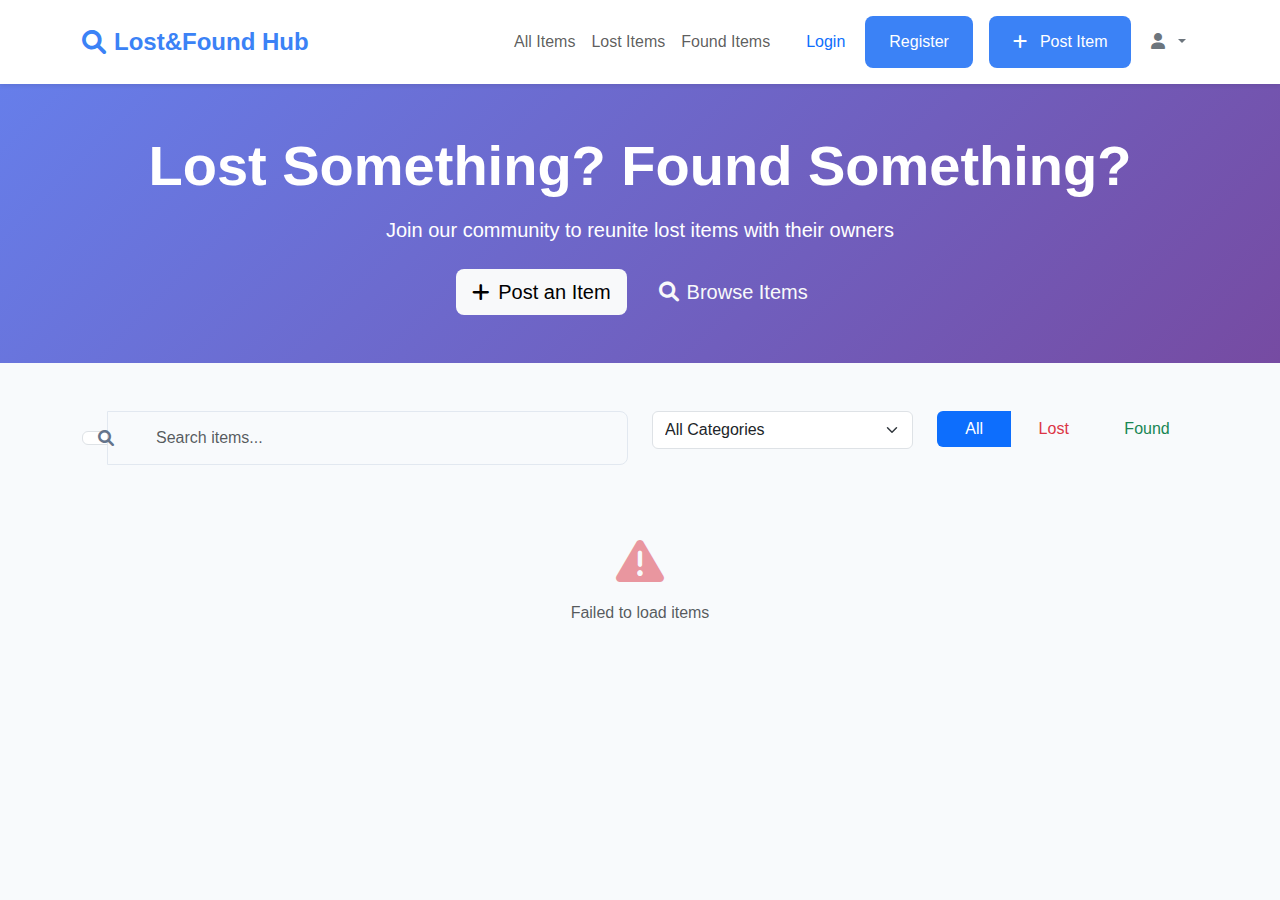
<file: index.html>
<!DOCTYPE html>
<html lang="en">
<head>
    <meta charset="UTF-8">
    <meta name="viewport" content="width=device-width, initial-scale=1.0">
    <link rel="icon" href="https://public-frontend-cos.metadl.com/mgx/img/favicon.png" type="image/png">
    <title>Lost&Found Hub</title>
    <link href="https://cdn.jsdelivr.net/npm/bootstrap@5.3.0/dist/css/bootstrap.min.css" rel="stylesheet">
    <link rel="stylesheet" href="https://cdnjs.cloudflare.com/ajax/libs/font-awesome/6.0.0/css/all.min.css">
    <link rel="stylesheet" href="./style.css">
    <style>
        /* Ensure consistent card heights */
        .item-card {
            height: 100%;
            display: flex;
            flex-direction: column;
        }
        
        .item-card .card-img-top {
            height: 200px;
            object-fit: cover;
            background-color: #f8f9fa;
        }
        
        /* Placeholder for items without images */
        .item-card .placeholder-img {
            height: 200px;
            display: flex;
            align-items: center;
            justify-content: center;
            background: linear-gradient(135deg, #667eea 0%, #764ba2 100%);
            color: white;
            font-size: 4rem;
        }
        
        .item-card .card-body {
            flex: 1;
            display: flex;
            flex-direction: column;
        }
        
        .item-card .card-text {
            flex: 1;
        }
        
        /* Align navigation buttons */
        .navbar .btn-group {
            display: flex;
            align-items: center;
            gap: 0.5rem;
        }
    </style>
</head>
<body>
    <!-- Navigation -->
    <nav class="navbar navbar-expand-lg navbar-light bg-white shadow-sm sticky-top">
        <div class="container">
            <a class="navbar-brand d-flex align-items-center" href="index.html">
                <i class="fas fa-search text-primary me-2 fs-4"></i>
                <span class="fw-bold text-primary">Lost&Found Hub</span>
            </a>
            
            <button class="navbar-toggler" type="button" data-bs-toggle="collapse" data-bs-target="#navbarNav">
                <span class="navbar-toggler-icon"></span>
            </button>
            
            <div class="collapse navbar-collapse" id="navbarNav">
                <ul class="navbar-nav ms-auto align-items-center">
                    <li class="nav-item">
                        <a class="nav-link" href="#" onclick="showAllItems()">All Items</a>
                    </li>
                    <li class="nav-item">
                        <a class="nav-link" href="#" onclick="filterItems('lost')">Lost Items</a>
                    </li>
                    <li class="nav-item">
                        <a class="nav-link" href="#" onclick="filterItems('found')">Found Items</a>
                    </li>
                </ul>
                
                <!-- Auth buttons (shown when not logged in) -->
                <!-- <div id="nav-auth" class="d-flex gap-2 ms-3 align-items-center"> -->
                <div id="nav-auth" class="gap-2 ms-3 align-items-center" style="display:flex;">
                    <a href="login.html" class="btn btn-outline-primary">Login</a>
                    <a href="register.html" class="btn btn-primary">Register</a>
                </div>
                
                <!-- User menu (shown when logged in) -->
                <div id="nav-user" class="d-flex gap-2 ms-3 align-items-center" style="display: none;">
                    <a href="post-item.html" class="btn btn-primary">
                        <i class="fas fa-plus me-1"></i>Post Item
                    </a>
                    <div class="dropdown">
                        <button class="btn btn-outline-secondary dropdown-toggle" type="button" data-bs-toggle="dropdown">
                            <i class="fas fa-user me-1"></i><span id="username-display"></span>
                        </button>
                        <ul class="dropdown-menu dropdown-menu-end">
                            <li><a class="dropdown-item" href="#" onclick="showMyItems()">My Items</a></li>
                            <li><hr class="dropdown-divider"></li>
                            <li><a class="dropdown-item" href="auth/logout.php">Logout</a></li>
                        </ul>
                    </div>
                </div>
            </div>
        </div>
    </nav>

    <!-- Hero Section -->
    <section class="hero-section text-white text-center py-5" style="background: linear-gradient(135deg, #667eea 0%, #764ba2 100%);">
        <div class="container">
            <h1 class="display-4 fw-bold mb-3">Lost Something? Found Something?</h1>
            <p class="lead mb-4">Join our community to reunite lost items with their owners</p>
            <div class="d-flex justify-content-center gap-3 flex-wrap">
                <a href="post-item.html" class="btn btn-light btn-lg">
                    <i class="fas fa-plus me-2"></i>Post an Item
                </a>
                <a href="#items-section" class="btn btn-outline-light btn-lg">
                    <i class="fas fa-search me-2"></i>Browse Items
                </a>
            </div>
        </div>
    </section>

    <!-- Search and Filter Section -->
    <section id="items-section" class="py-5">
        <div class="container">
            <div class="row mb-4">
                <div class="col-md-6 mb-3 mb-md-0">
                    <div class="input-group">
                        <span class="input-group-text bg-white">
                            <i class="fas fa-search"></i>
                        </span>
                        <input type="text" class="form-control" id="search-input" placeholder="Search items...">
                    </div>
                </div>
                <div class="col-md-3 mb-3 mb-md-0">
                    <select class="form-select" id="category-filter" onchange="filterByCategory()">
                        <option value="">All Categories</option>
                        <option value="Electronics">Electronics</option>
                        <option value="Bags">Bags & Backpacks</option>
                        <option value="Jewelry">Jewelry & Accessories</option>
                        <option value="Clothing">Clothing</option>
                        <option value="Books">Books & Documents</option>
                        <option value="Personal Items">Personal Items</option>
                        <option value="Other">Other</option>
                    </select>
                </div>
                <div class="col-md-3">
                    <div class="btn-group w-100" role="group">
                        <button type="button" class="btn btn-outline-primary active" onclick="showAllItems()">All</button>
                        <button type="button" class="btn btn-outline-danger" onclick="filterItems('lost')">Lost</button>
                        <button type="button" class="btn btn-outline-success" onclick="filterItems('found')">Found</button>
                    </div>
                </div>
            </div>

            <!-- Loading Indicator -->
            <div id="loading" class="text-center py-5" style="display: none;">
                <div class="spinner-border text-primary" role="status">
                    <span class="visually-hidden">Loading...</span>
                </div>
            </div>

            <!-- Items Grid -->
            <div id="items-grid" class="row g-4">
                <!-- Items will be loaded here dynamically -->
            </div>
        </div>
    </section>

    <!-- Item Details Modal -->
    <div class="modal fade" id="item-modal" tabindex="-1">
        <div class="modal-dialog modal-lg">
            <div class="modal-content">
                <div class="modal-header">
                    <h5 class="modal-title" id="modal-title"></h5>
                    <button type="button" class="btn-close" data-bs-dismiss="modal"></button>
                </div>
                <div class="modal-body" id="modal-body">
                    <!-- Item details will be loaded here -->
                </div>
            </div>
        </div>
    </div>

    <!-- Contact Modal -->
    <div class="modal fade" id="contact-modal" tabindex="-1">
        <div class="modal-dialog">
            <div class="modal-content">
                <div class="modal-header">
                    <h5 class="modal-title">Contact Poster</h5>
                    <button type="button" class="btn-close" data-bs-dismiss="modal"></button>
                </div>
                <div class="modal-body">
                    <form id="contact-form">
                        <input type="hidden" id="contact-item-id">
                        <div class="mb-3">
                            <label for="contact-message" class="form-label">Message</label>
                            <textarea class="form-control" id="contact-message" rows="4" required 
                                placeholder="Describe why you're contacting about this item..."></textarea>
                        </div>
                        <div class="mb-3">
                            <label for="contact-info" class="form-label">Your Contact Information</label>
                            <input type="text" class="form-control" id="contact-info" required 
                                placeholder="Email or phone number">
                        </div>
                        <button type="submit" class="btn btn-primary w-100">Send Message</button>
                    </form>
                </div>
            </div>
        </div>
    </div>

    <script src="https://cdn.jsdelivr.net/npm/bootstrap@5.3.0/dist/js/bootstrap.bundle.min.js"></script>
    <script src="./script.js"></script>
    
</body>
</html>
</file>
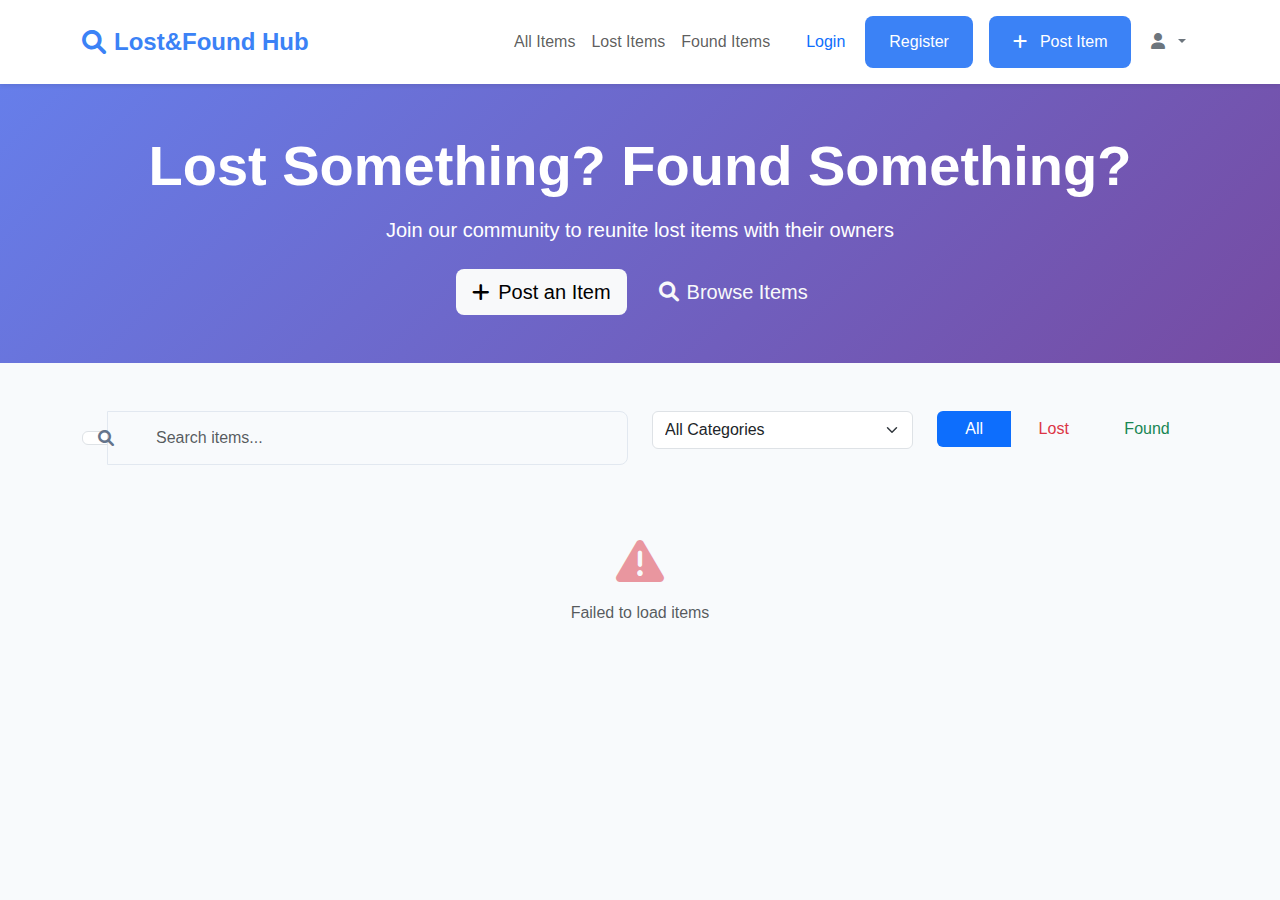
<file: edit-item.html>
<!DOCTYPE html>
<html lang="en">
<head>
    <meta charset="UTF-8">
    <meta name="viewport" content="width=device-width, initial-scale=1.0">
    <link rel="icon" href="https://public-frontend-cos.metadl.com/mgx/img/favicon.png" type="image/png">
    <title>Edit Item - Lost&Found Hub</title>
    <link href="https://cdn.jsdelivr.net/npm/bootstrap@5.3.0/dist/css/bootstrap.min.css" rel="stylesheet">
    <link rel="stylesheet" href="https://cdnjs.cloudflare.com/ajax/libs/font-awesome/6.0.0/css/all.min.css">
    <link rel="stylesheet" href="./style.css">
</head>
<body>
    <!-- Navigation -->
    <nav class="navbar navbar-expand-lg navbar-light bg-white shadow-sm sticky-top">
        <div class="container">
            <a class="navbar-brand d-flex align-items-center" href="index.html">
                <i class="fas fa-search text-primary me-2 fs-4"></i>
                <span class="fw-bold text-primary">Lost&Found Hub</span>
            </a>
            <a href="index.html" class="btn btn-outline-primary">
                <i class="fas fa-arrow-left me-2"></i>Back to Home
            </a>
        </div>
    </nav>

    <div class="container my-5">
        <div class="row justify-content-center">
            <div class="col-lg-8">
                <div class="card shadow-sm">
                    <div class="card-body p-4">
                        <div class="text-center mb-4">
                            <h2 class="fw-bold">Edit Item</h2>
                            <p class="text-muted">Update your item information</p>
                        </div>

                        <form id="edit-form" enctype="multipart/form-data">
                            <input type="hidden" id="item-id" name="id">
                            <input type="hidden" id="item-type" name="type">

                            <div class="mb-4">
                                <h5 class="mb-3">Item Details</h5>
                                
                                <div class="row g-3">
                                    <div class="col-md-6">
                                        <label for="title" class="form-label">Item Title *</label>
                                        <input type="text" class="form-control" id="title" name="title" required>
                                    </div>
                                    <div class="col-md-6">
                                        <label for="category" class="form-label">Category *</label>
                                        <select class="form-select" id="category" name="category" required>
                                            <option value="">Select a category</option>
                                            <option value="Electronics">Electronics</option>
                                            <option value="Bags">Bags & Backpacks</option>
                                            <option value="Jewelry">Jewelry & Accessories</option>
                                            <option value="Clothing">Clothing</option>
                                            <option value="Books">Books & Documents</option>
                                            <option value="Personal Items">Personal Items</option>
                                            <option value="Other">Other</option>
                                        </select>
                                    </div>
                                </div>

                                <div class="mt-3">
                                    <label for="description" class="form-label">Description *</label>
                                    <textarea class="form-control" id="description" name="description" rows="4" required></textarea>
                                </div>
                            </div>

                            <div class="mb-4">
                                <h5 class="mb-3">Location & Date</h5>
                                
                                <div class="row g-3">
                                    <div class="col-md-6">
                                        <label for="location" class="form-label">Location</label>
                                        <input type="text" class="form-control" id="location" name="location">
                                    </div>
                                    <div class="col-md-6">
                                        <label for="date_occurred" class="form-label">Date</label>
                                        <input type="date" class="form-control" id="date_occurred" name="date_occurred">
                                    </div>
                                </div>
                            </div>

                            <div class="mb-4">
                                <h5 class="mb-3">Item Image</h5>
                                <div id="current-image-container" class="mb-3" style="display: none;">
                                    <label class="form-label">Current Image:</label>
                                    <div>
                                        <img id="current-image" src="" alt="Current item image" class="img-thumbnail" style="max-width: 300px;">
                                    </div>
                                </div>
                                <label for="image" class="form-label">Upload New Image (optional)</label>
                                <input type="file" class="form-control" id="image" name="image" accept="image/*">
                                <small class="text-muted">JPG, PNG, GIF, or WebP. Max 5MB. Image will be resized to 800x800px.</small>
                                <div id="image-preview" class="mt-3" style="display: none;">
                                    <img id="preview-img" src="" alt="Preview" class="img-thumbnail" style="max-width: 300px;">
                                </div>
                            </div>

                            <div class="d-flex gap-2 justify-content-end">
                                <button type="button" class="btn btn-secondary" onclick="window.location.href='index.html'">Cancel</button>
                                <button type="submit" class="btn btn-primary">
                                    <i class="fas fa-save me-2"></i>Update Item
                                </button>
                            </div>

                            <div id="form-message" class="mt-3"></div>
                        </form>
                    </div>
                </div>
            </div>
        </div>
    </div>

    <script src="https://cdn.jsdelivr.net/npm/bootstrap@5.3.0/dist/js/bootstrap.bundle.min.js"></script>
    <script>
        // Get item ID from URL
        const urlParams = new URLSearchParams(window.location.search);
        const itemId = urlParams.get('id');

        if (!itemId) {
            alert('No item ID provided');
            window.location.href = 'index.html';
        }

        // Load item data
        window.addEventListener('load', async function() {
            try {
                const response = await fetch(`api/items.php?action=get&id=${itemId}`);
                const result = await response.json();

                if (result.success && result.item) {
                    const item = result.item;
                    document.getElementById('item-id').value = item.id;
                    document.getElementById('item-type').value = item.type;
                    document.getElementById('title').value = item.title;
                    document.getElementById('category').value = item.category;
                    document.getElementById('description').value = item.description;
                    document.getElementById('location').value = item.location || '';
                    document.getElementById('date_occurred').value = item.date_occurred || '';

                    // Show current image if exists
                    if (item.image_path) {
                        document.getElementById('current-image-container').style.display = 'block';
                        document.getElementById('current-image').src = item.image_path;
                    }
                } else {
                    alert('Failed to load item data');
                    window.location.href = 'index.html';
                }
            } catch (error) {
                console.error('Error loading item:', error);
                alert('Failed to load item data');
                window.location.href = 'index.html';
            }
        });

        // Image preview
        document.getElementById('image').addEventListener('change', function(e) {
            const file = e.target.files[0];
            if (file) {
                const reader = new FileReader();
                reader.onload = function(e) {
                    document.getElementById('preview-img').src = e.target.result;
                    document.getElementById('image-preview').style.display = 'block';
                };
                reader.readAsDataURL(file);
            } else {
                document.getElementById('image-preview').style.display = 'none';
            }
        });

        // Form submission
        document.getElementById('edit-form').addEventListener('submit', async function(e) {
            e.preventDefault();

            const submitBtn = this.querySelector('button[type="submit"]');
            const messageDiv = document.getElementById('form-message');
            const originalBtnText = submitBtn.innerHTML;

            submitBtn.disabled = true;
            submitBtn.innerHTML = '<i class="fas fa-spinner fa-spin me-2"></i>Updating...';
            messageDiv.innerHTML = '';

            try {
                const formData = new FormData(this);
                // const response = await fetch('api/items.php?action=update', {
                const response = await fetch('api/items-debug.php?action=update', {
                    method: 'POST',
                    body: formData
                });

                const result = await response.json();

                if (result.success) {
                    messageDiv.innerHTML = `<div class="alert alert-success">${result.message}</div>`;
                    setTimeout(() => {
                        window.location.href = 'index.html';
                    }, 1500);
                } else {
                    messageDiv.innerHTML = `<div class="alert alert-danger">${result.message}</div>`;
                }
            } catch (error) {
                console.error('Error:', error);
                messageDiv.innerHTML = '<div class="alert alert-danger">An error occurred. Please try again.</div>';
            } finally {
                submitBtn.disabled = false;
                submitBtn.innerHTML = originalBtnText;
            }
        });

        // Set max date to today
        document.getElementById('date_occurred').max = new Date().toISOString().split('T')[0];
    </script>
</body>
</html>
</file>
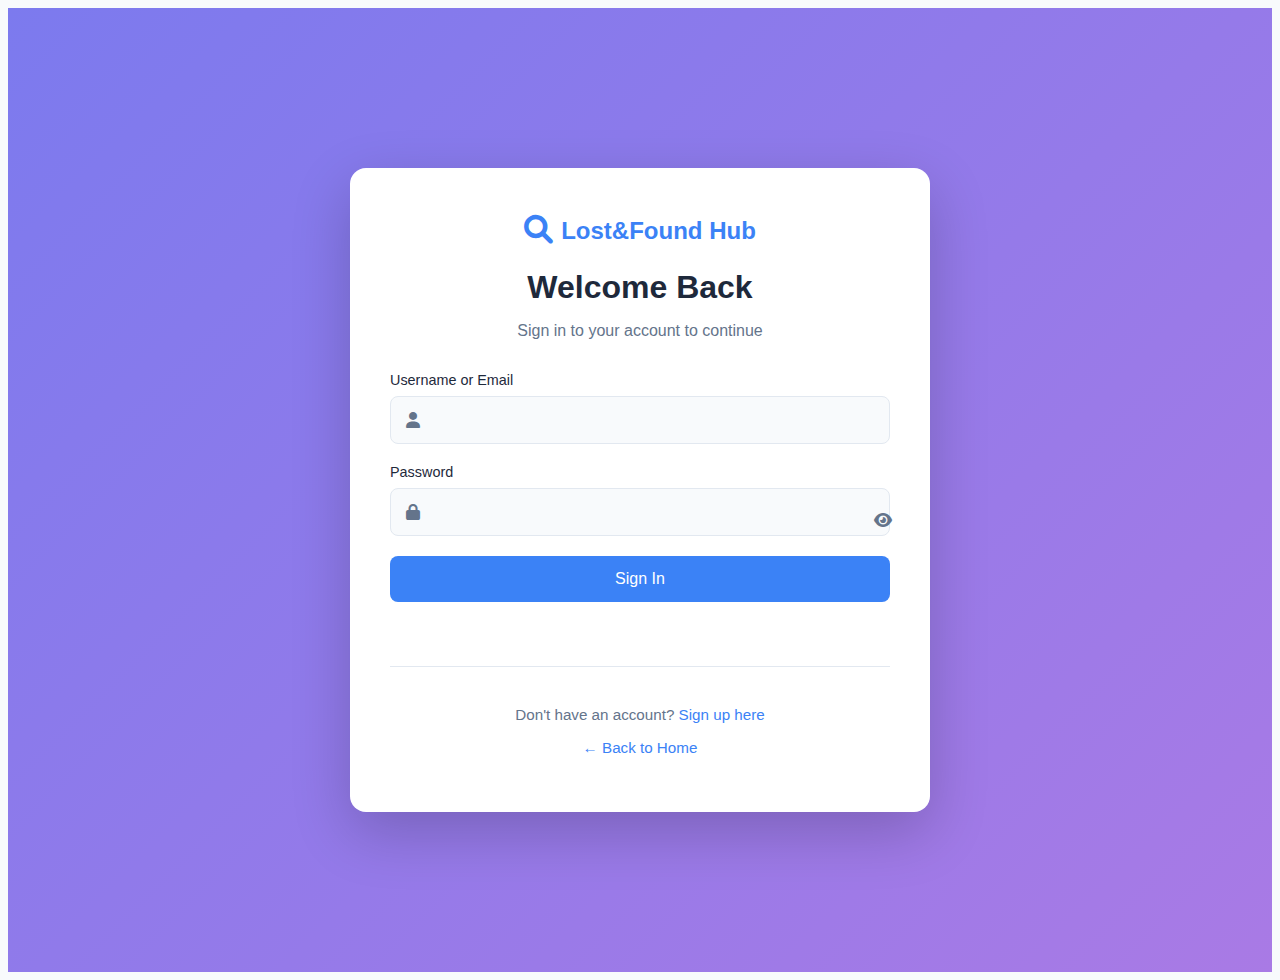
<file: login.html>
<!DOCTYPE html>
<html lang="en">
<head>
    <meta charset="UTF-8">
    <meta name="viewport" content="width=device-width, initial-scale=1.0">
    <link rel="icon" href="https://public-frontend-cos.metadl.com/mgx/img/favicon.png" type="image/png">
    <title>Login - Lost&Found Hub</title>
    <link rel="stylesheet" href="./style.css">
    <link rel="stylesheet" href="https://cdnjs.cloudflare.com/ajax/libs/font-awesome/6.0.0/css/all.min.css">
</head>
<body>
    <div class="auth-container">
        <div class="auth-card">
            <div class="auth-header">
                <div class="logo">
                    <i class="fas fa-search"></i>
                    <span>Lost&Found Hub</span>
                </div>
                <h1>Welcome Back</h1>
                <p>Sign in to your account to continue</p>
            </div>

            <form id="login-form" class="auth-form">
                <div class="form-group">
                    <label for="username">Username or Email</label>
                    <div class="input-group">
                        <i class="fas fa-user"></i>
                        <input type="text" id="username" name="username" required>
                    </div>
                </div>

                <div class="form-group">
                    <label for="password">Password</label>
                    <div class="input-group">
                        <i class="fas fa-lock"></i>
                        <input type="password" id="password" name="password" required>
                        <button type="button" class="password-toggle" onclick="togglePassword('password')">
                            <i class="fas fa-eye"></i>
                        </button>
                    </div>
                </div>

                <button type="submit" class="btn btn-primary btn-full">
                    <span class="btn-text">Sign In</span>
                    <i class="fas fa-spinner fa-spin btn-loading" style="display: none;"></i>
                </button>

                <div class="form-message" id="form-message"></div>
            </form>

            <div class="auth-footer">
                <p>Don't have an account? <a href="register.html">Sign up here</a></p>
                <p><a href="index.html">← Back to Home</a></p>
            </div>
        </div>
    </div>

    <script>
        // Login form handling
        document.getElementById('login-form').addEventListener('submit', async function(e) {
            e.preventDefault();
            
            const submitBtn = this.querySelector('button[type="submit"]');
            const btnText = submitBtn.querySelector('.btn-text');
            const btnLoading = submitBtn.querySelector('.btn-loading');
            const messageDiv = document.getElementById('form-message');
            
            // Show loading state
            submitBtn.disabled = true;
            btnText.style.display = 'none';
            btnLoading.style.display = 'inline-block';
            messageDiv.textContent = '';
            messageDiv.className = 'form-message';
            
            try {
                const formData = new FormData(this);
                const response = await fetch('auth/login.php', {
                    method: 'POST',
                    body: formData
                });
                
                const result = await response.json();
                
                if (result.success) {
                    messageDiv.textContent = result.message;
                    messageDiv.classList.add('success');
                    
                    // Redirect after short delay
                    setTimeout(() => {
                        window.location.href = result.redirect || 'index.html';
                    }, 1000);
                } else {
                    messageDiv.textContent = result.message;
                    messageDiv.classList.add('error');
                }
            } catch (error) {
                messageDiv.textContent = 'An error occurred. Please try again.';
                messageDiv.classList.add('error');
            } finally {
                // Reset button state
                submitBtn.disabled = false;
                btnText.style.display = 'inline-block';
                btnLoading.style.display = 'none';
            }
        });

        // Password toggle function
        function togglePassword(inputId) {
            const input = document.getElementById(inputId);
            const icon = input.parentElement.querySelector('.password-toggle i');
            
            if (input.type === 'password') {
                input.type = 'text';
                icon.classList.remove('fa-eye');
                icon.classList.add('fa-eye-slash');
            } else {
                input.type = 'password';
                icon.classList.remove('fa-eye-slash');
                icon.classList.add('fa-eye');
            }
        }
    </script>
</body>
</html>
</file>
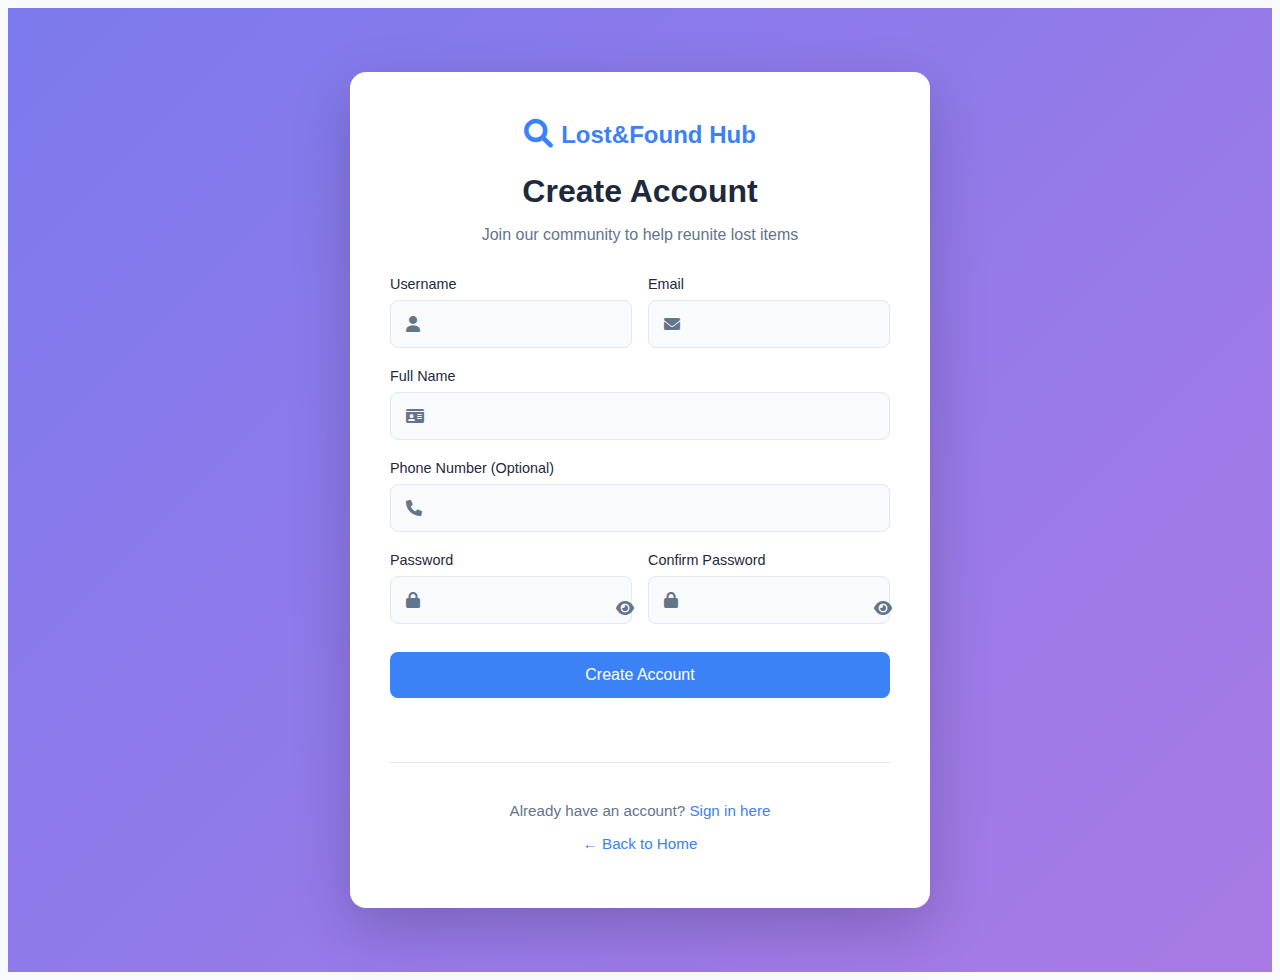
<file: register.html>
<!DOCTYPE html>
<html lang="en">
<head>
    <meta charset="UTF-8">
    <meta name="viewport" content="width=device-width, initial-scale=1.0">
    <link rel="icon" href="https://public-frontend-cos.metadl.com/mgx/img/favicon.png" type="image/png">
    <title>Register - Lost&Found Hub</title>
    <link rel="stylesheet" href="./style.css">
    <link rel="stylesheet" href="https://cdnjs.cloudflare.com/ajax/libs/font-awesome/6.0.0/css/all.min.css">
</head>
<body>
    <div class="auth-container">
        <div class="auth-card">
            <div class="auth-header">
                <div class="logo">
                    <i class="fas fa-search"></i>
                    <span>Lost&Found Hub</span>
                </div>
                <h1>Create Account</h1>
                <p>Join our community to help reunite lost items</p>
            </div>

            <form id="register-form" class="auth-form">
                <div class="form-row">
                    <div class="form-group">
                        <label for="username">Username</label>
                        <div class="input-group">
                            <i class="fas fa-user"></i>
                            <input type="text" id="username" name="username" required minlength="3">
                        </div>
                    </div>

                    <div class="form-group">
                        <label for="email">Email</label>
                        <div class="input-group">
                            <i class="fas fa-envelope"></i>
                            <input type="email" id="email" name="email" required>
                        </div>
                    </div>
                </div>

                <div class="form-group">
                    <label for="full_name">Full Name</label>
                    <div class="input-group">
                        <i class="fas fa-id-card"></i>
                        <input type="text" id="full_name" name="full_name" required>
                    </div>
                </div>

                <div class="form-group">
                    <label for="phone">Phone Number (Optional)</label>
                    <div class="input-group">
                        <i class="fas fa-phone"></i>
                        <input type="tel" id="phone" name="phone">
                    </div>
                </div>

                <div class="form-row">
                    <div class="form-group">
                        <label for="password">Password</label>
                        <div class="input-group">
                            <i class="fas fa-lock"></i>
                            <input type="password" id="password" name="password" required minlength="6">
                            <button type="button" class="password-toggle" onclick="togglePassword('password')">
                                <i class="fas fa-eye"></i>
                            </button>
                        </div>
                    </div>

                    <div class="form-group">
                        <label for="confirm_password">Confirm Password</label>
                        <div class="input-group">
                            <i class="fas fa-lock"></i>
                            <input type="password" id="confirm_password" name="confirm_password" required minlength="6">
                            <button type="button" class="password-toggle" onclick="togglePassword('confirm_password')">
                                <i class="fas fa-eye"></i>
                            </button>
                        </div>
                    </div>
                </div>

                <button type="submit" class="btn btn-primary btn-full">
                    <span class="btn-text">Create Account</span>
                    <i class="fas fa-spinner fa-spin btn-loading" style="display: none;"></i>
                </button>

                <div class="form-message" id="form-message"></div>
            </form>

            <div class="auth-footer">
                <p>Already have an account? <a href="login.html">Sign in here</a></p>
                <p><a href="index.html">← Back to Home</a></p>
            </div>
        </div>
    </div>

    <script>
        // Register form handling
        document.getElementById('register-form').addEventListener('submit', async function(e) {
            e.preventDefault();
            
            const submitBtn = this.querySelector('button[type="submit"]');
            const btnText = submitBtn.querySelector('.btn-text');
            const btnLoading = submitBtn.querySelector('.btn-loading');
            const messageDiv = document.getElementById('form-message');
            
            // Client-side validation
            const password = document.getElementById('password').value;
            const confirmPassword = document.getElementById('confirm_password').value;
            
            if (password !== confirmPassword) {
                messageDiv.textContent = 'Passwords do not match';
                messageDiv.className = 'form-message error';
                return;
            }
            
            // Show loading state
            submitBtn.disabled = true;
            btnText.style.display = 'none';
            btnLoading.style.display = 'inline-block';
            messageDiv.textContent = '';
            messageDiv.className = 'form-message';
            
            try {
                const formData = new FormData(this);
                const response = await fetch('auth/register.php', {
                    method: 'POST',
                    body: formData
                });
                
                const result = await response.json();
                
                if (result.success) {
                    messageDiv.textContent = result.message;
                    messageDiv.classList.add('success');
                    
                    // Redirect after short delay
                    setTimeout(() => {
                        window.location.href = result.redirect || 'index.html';
                    }, 1000);
                } else {
                    messageDiv.textContent = result.message;
                    messageDiv.classList.add('error');
                }
            } catch (error) {
                messageDiv.textContent = 'An error occurred. Please try again.';
                messageDiv.classList.add('error');
            } finally {
                // Reset button state
                submitBtn.disabled = false;
                btnText.style.display = 'inline-block';
                btnLoading.style.display = 'none';
            }
        });

        // Password toggle function
        function togglePassword(inputId) {
            const input = document.getElementById(inputId);
            const icon = input.parentElement.querySelector('.password-toggle i');
            
            if (input.type === 'password') {
                input.type = 'text';
                icon.classList.remove('fa-eye');
                icon.classList.add('fa-eye-slash');
            } else {
                input.type = 'password';
                icon.classList.remove('fa-eye-slash');
                icon.classList.add('fa-eye');
            }
        }

        // Real-time password confirmation validation
        document.getElementById('confirm_password').addEventListener('input', function() {
            const password = document.getElementById('password').value;
            const confirmPassword = this.value;
            const messageDiv = document.getElementById('form-message');
            
            if (confirmPassword && password !== confirmPassword) {
                messageDiv.textContent = 'Passwords do not match';
                messageDiv.className = 'form-message error';
            } else {
                messageDiv.textContent = '';
                messageDiv.className = 'form-message';
            }
        });
    </script>
</body>
</html>
</file>
<file: style.css>
/* Lost&Found Hub - Enhanced Styles with Bootstrap Integration */

/* Root Variables */
:root {
    --primary-color: #3b82f6;
    --primary-dark: #2563eb;
    --danger-color: #dc2626;
    --success-color: #16a34a;
    --text-dark: #1e293b;
    --text-muted: #64748b;
    --bg-light: #f8fafc;
    --border-color: #e2e8f0;
    --purple-gradient-start: #7c7aee;
    --purple-gradient-end: #a97ae5;
}

/* Base Styles */
body {
    font-family: 'Segoe UI', Tahoma, Geneva, Verdana, sans-serif;
    background-color: var(--bg-light);
}

/* Auth Container Styles */
.auth-container {
    min-height: 100vh;
    display: flex;
    align-items: center;
    justify-content: center;
    background: linear-gradient(135deg, var(--purple-gradient-start) 0%, var(--purple-gradient-end) 100%);
    padding: 2rem 1rem;
}

.auth-card {
    background: white;
    border-radius: 16px;
    box-shadow: 0 20px 60px rgba(0, 0, 0, 0.2);
    padding: 3rem 2.5rem;
    max-width: 500px;
    width: 100%;
}

.auth-header {
    text-align: center;
    margin-bottom: 2rem;
}

.auth-header .logo {
    display: flex;
    align-items: center;
    justify-content: center;
    gap: 0.5rem;
    color: var(--primary-color);
    font-size: 1.5rem;
    font-weight: 600;
    margin-bottom: 1.5rem;
}

.auth-header .logo i {
    font-size: 1.8rem;
}

.auth-header h1 {
    font-size: 2rem;
    font-weight: 700;
    color: var(--text-dark);
    margin-bottom: 0.5rem;
}

.auth-header p {
    color: var(--text-muted);
    font-size: 1rem;
}

/* Form Styles */
.auth-form {
    margin-bottom: 1.5rem;
}

.form-group {
    margin-bottom: 1.25rem;
}

.form-group label {
    display: block;
    font-size: 0.9rem;
    font-weight: 500;
    color: var(--text-dark);
    margin-bottom: 0.5rem;
}

.input-group {
    position: relative;
    display: flex;
    align-items: center;
}

.input-group i {
    position: absolute;
    left: 1rem;
    color: var(--text-muted);
    font-size: 1rem;
    z-index: 1;
}

.input-group input {
    width: 100%;
    padding: 0.875rem 1rem 0.875rem 3rem;
    border: 1px solid var(--border-color);
    border-radius: 8px;
    font-size: 1rem;
    transition: all 0.3s ease;
    background-color: #f8fafc;
}

.input-group input:focus {
    outline: none;
    border-color: var(--primary-color);
    box-shadow: 0 0 0 3px rgba(59, 130, 246, 0.1);
    background-color: white;
}

.password-toggle {
    position: absolute;
    right: 1rem;
    background: none;
    border: none;
    color: var(--text-muted);
    cursor: pointer;
    padding: 0.5rem;
    z-index: 1;
}

.password-toggle:hover {
    color: var(--text-dark);
}

/* Form Row for side-by-side inputs */
.form-row {
    display: grid;
    grid-template-columns: 1fr 1fr;
    gap: 1rem;
}

/* Button Styles */
.btn {
    font-weight: 500;
    transition: all 0.3s ease;
    border: none;
    cursor: pointer;
}

.btn-primary {
    background-color: var(--primary-color);
    color: white;
    padding: 0.875rem 1.5rem;
    border-radius: 8px;
    font-size: 1rem;
    width: 100%;
    display: flex;
    align-items: center;
    justify-content: center;
    gap: 0.5rem;
}

.btn-primary:hover {
    background-color: var(--primary-dark);
    transform: translateY(-1px);
    box-shadow: 0 4px 12px rgba(59, 130, 246, 0.3);
}

.btn-primary:disabled {
    opacity: 0.6;
    cursor: not-allowed;
    transform: none;
}

.btn-full {
    width: 100%;
    margin-top: 0.5rem;
}

/* Form Message */
.form-message {
    margin-top: 1rem;
    padding: 0.75rem 1rem;
    border-radius: 8px;
    font-size: 0.9rem;
    text-align: center;
}

.form-message.success {
    background-color: #dcfce7;
    color: var(--success-color);
    border: 1px solid var(--success-color);
}

.form-message.error {
    background-color: #fee2e2;
    color: var(--danger-color);
    border: 1px solid var(--danger-color);
}

/* Auth Footer */
.auth-footer {
    text-align: center;
    padding-top: 1.5rem;
    border-top: 1px solid var(--border-color);
}

.auth-footer p {
    margin-bottom: 0.5rem;
    color: var(--text-muted);
    font-size: 0.95rem;
}

.auth-footer a {
    color: var(--primary-color);
    text-decoration: none;
    font-weight: 500;
}

.auth-footer a:hover {
    text-decoration: underline;
}

/* Responsive Design for Auth Pages */
@media (max-width: 576px) {
    .auth-card {
        padding: 2rem 1.5rem;
    }

    .auth-header h1 {
        font-size: 1.5rem;
    }

    .form-row {
        grid-template-columns: 1fr;
    }
}

/* Hero Section */
.hero-section {
    background: linear-gradient(135deg, #667eea 0%, #764ba2 100%);
}

.bg-gradient {
    background: linear-gradient(135deg, #667eea 0%, #764ba2 100%);
}

/* Card Hover Effect */
.hover-shadow {
    transition: all 0.3s ease;
    cursor: pointer;
}

.hover-shadow:hover {
    transform: translateY(-5px);
    box-shadow: 0 10px 25px rgba(0, 0, 0, 0.15) !important;
}

/* Custom Scrollbar */
::-webkit-scrollbar {
    width: 8px;
    height: 8px;
}

::-webkit-scrollbar-track {
    background: #f1f1f1;
    border-radius: 4px;
}

::-webkit-scrollbar-thumb {
    background: #c1c1c1;
    border-radius: 4px;
}

::-webkit-scrollbar-thumb:hover {
    background: #a8a8a8;
}

/* Image Upload Preview */
#image-preview img,
#current-image {
    border-radius: 8px;
}

/* Modal Enhancements */
.modal-content {
    border-radius: 12px;
}

.modal-header {
    border-bottom: 2px solid var(--border-color);
}

/* Badge Enhancements */
.badge {
    font-weight: 500;
    padding: 0.4em 0.8em;
}

/* Button Enhancements */
.btn-outline-primary:hover {
    background-color: var(--primary-color);
    border-color: var(--primary-color);
}

/* Form Enhancements */
.form-control:focus,
.form-select:focus {
    border-color: var(--primary-color);
    box-shadow: 0 0 0 0.25rem rgba(59, 130, 246, 0.25);
}

/* Radio Button Cards for Item Type */
.btn-check:checked + .btn-outline-danger {
    background-color: var(--danger-color);
    border-color: var(--danger-color);
    color: white;
}

.btn-check:checked + .btn-outline-success {
    background-color: var(--success-color);
    border-color: var(--success-color);
    color: white;
}

/* Card Image Styling */
.card-img-top {
    border-top-left-radius: calc(0.375rem - 1px);
    border-top-right-radius: calc(0.375rem - 1px);
}

/* Loading Spinner */
.spinner-border {
    width: 3rem;
    height: 3rem;
}

/* Navbar Enhancements */
.navbar {
    padding: 1rem 0;
}

.navbar-brand {
    font-size: 1.5rem;
}

/* Dropdown Menu */
.dropdown-menu {
    border-radius: 8px;
    box-shadow: 0 10px 25px rgba(0, 0, 0, 0.15);
}

/* Auth Buttons Cleanup */
#nav-auth .auth-btn {
    padding: 0.45rem 1.1rem;
    font-size: 0.9rem;
    border-radius: 6px;
    font-weight: 500;
    transition: all 0.25s ease;
    display: inline-flex;
    align-items: center;
    justify-content: center;
    text-decoration: none;
}

/* Login Button */
#nav-auth .login-btn {
    border: 1px solid var(--primary-color);
    color: var(--primary-color);
    background: transparent;
}

#nav-auth .login-btn:hover {
    background: var(--primary-color);
    color: white;
    box-shadow: 0 3px 8px rgba(59, 130, 246, 0.3);
}

/* Register Button */
#nav-auth .register-btn {
    background: var(--primary-color);
    color: white;
}

#nav-auth .register-btn:hover {
    background: var(--primary-dark);
    color: white;
    box-shadow: 0 3px 8px rgba(59, 130, 246, 0.35);
}


/* Toast Notifications */
.toast {
    border-radius: 8px;
    box-shadow: 0 4px 15px rgba(0, 0, 0, 0.1);
}

/* Item Management Buttons */
.card-body .btn-group {
    width: 100%;
}

/* Responsive Adjustments */
@media (max-width: 768px) {
    .hero-section h1 {
        font-size: 2rem;
    }

    .hero-section p {
        font-size: 1rem;
    }

    .card-img-top {
        height: 180px !important;
    }
}

@media (max-width: 576px) {
    .navbar-brand span {
        font-size: 1.2rem;
    }

    .hero-section {
        padding: 3rem 0 !important;
    }

    .hero-section h1 {
        font-size: 1.75rem;
    }
}

/* Animation for Cards */
@keyframes fadeIn {
    from {
        opacity: 0;
        transform: translateY(20px);
    }
    to {
        opacity: 1;
        transform: translateY(0);
    }
}

.card {
    animation: fadeIn 0.5s ease-out;
}

/* Focus Styles for Accessibility */
button:focus,
input:focus,
select:focus,
textarea:focus,
.btn:focus {
    outline: 2px solid var(--primary-color);
    outline-offset: 2px;
}

/* Print Styles */
@media print {
    .navbar,
    .hero-section,
    .btn,
    .modal {
        display: none !important;
    }
    
    body {
        background: white !important;
    }
    
    .card {
        box-shadow: none !important;
        border: 1px solid #ccc !important;
    }
}

/* Additional Utility Classes */
.text-primary {
    color: var(--primary-color) !important;
}

.bg-primary {
    background-color: var(--primary-color) !important;
}

.border-primary {
    border-color: var(--primary-color) !important;
}

/* Image Fit */
.img-fluid {
    max-width: 100%;
    height: auto;
}

/* Status Badge Colors */
.badge.bg-danger {
    background-color: var(--danger-color) !important;
}

.badge.bg-success {
    background-color: var(--success-color) !important;
}

/* Modal Item Details */
.modal-item-details img {
    max-height: 400px;
    object-fit: contain;
    width: 100%;
}

/* Empty State */
.col-12.text-center.py-5 i {
    opacity: 0.5;
}

/* Button Group */
.btn-group .btn {
    border-radius: 0;
}

.btn-group .btn:first-child {
    border-top-left-radius: 0.375rem;
    border-bottom-left-radius: 0.375rem;
}

.btn-group .btn:last-child {
    border-top-right-radius: 0.375rem;
    border-bottom-right-radius: 0.375rem;
}

/* Item Card Actions */
.card-body .d-flex.gap-2 {
    margin-top: 1rem;
    padding-top: 1rem;
    border-top: 1px solid var(--border-color);
}
</file>
